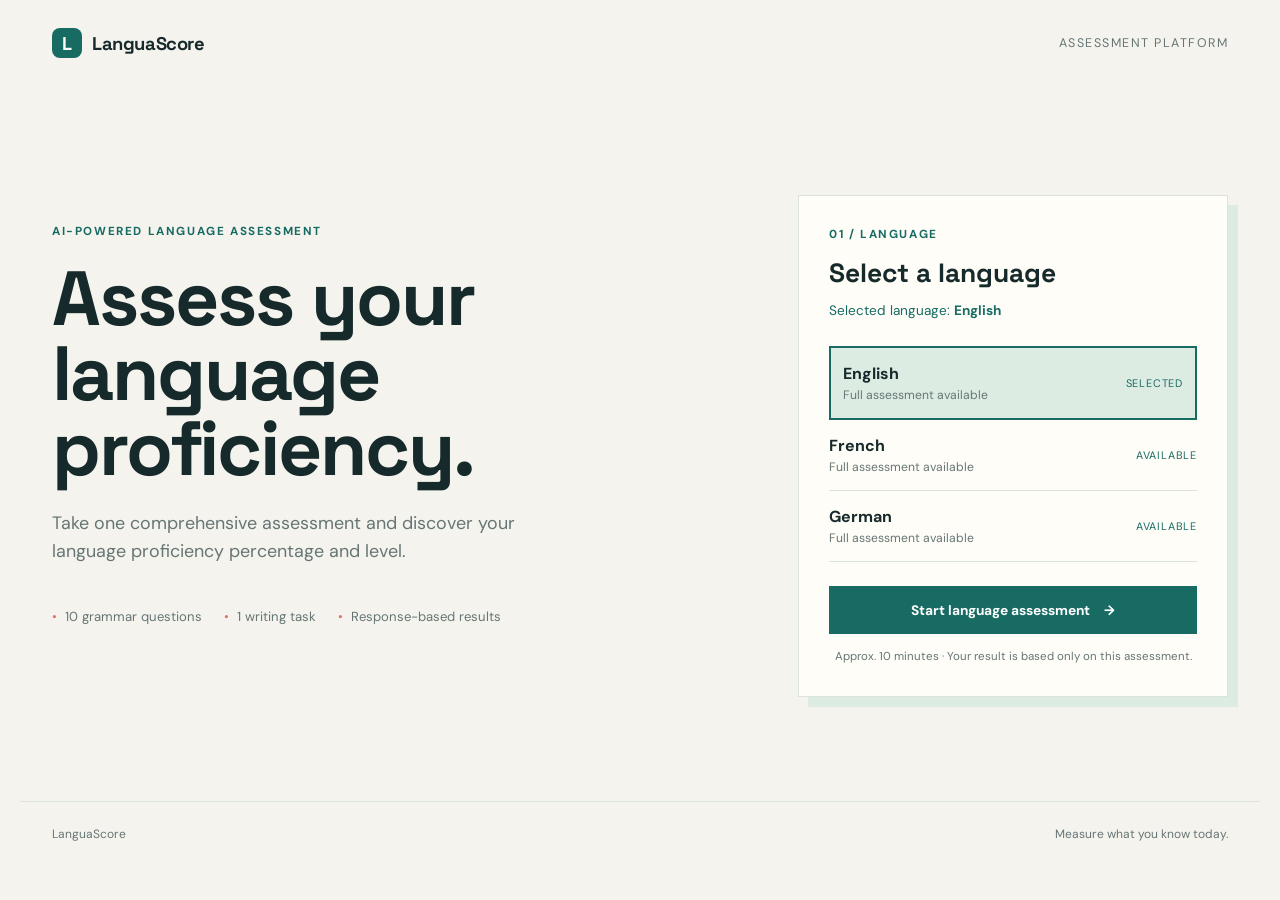
<file: frontend/index.html>
<!doctype html>
<html lang="en">
<head>
  <meta charset="utf-8">
  <meta name="viewport" content="width=device-width, initial-scale=1">
  <title>LanguaScore | Language Assessment</title>
  <link rel="stylesheet" href="styles.css">
</head>
<body>
  <header class="site-header"><a class="brand" href="index.html"><span class="brand-mark">L</span><span>LanguaScore</span></a><span class="header-note">Assessment platform</span></header>
  <main class="home-shell">
    <section class="intro-panel">
      <span class="eyebrow">AI-powered language assessment</span>
      <h1>Assess your language proficiency.</h1>
      <p class="lead">Take one comprehensive assessment and discover your language proficiency percentage and level.</p>
      <div class="trust-row"><span>10 grammar questions</span><span>1 writing task</span><span>Response-based results</span></div>
    </section>
    <section class="selection-panel" aria-labelledby="language-heading">
      <div class="section-kicker">01 / Language</div>
      <h2 id="language-heading">Select a language</h2>
      <p class="selected-language" aria-live="polite">Selected language: <strong id="selected-language-name">English</strong></p>
      <div class="language-list">
        <button class="language-option selected" data-language="English" aria-pressed="true"><span><strong>English</strong><small>Full assessment available</small></span><span class="status available">Selected</span></button>
        <button class="language-option" data-language="French" aria-pressed="false"><span><strong>French</strong><small>Full assessment available</small></span><span class="status available">Available</span></button>
        <button class="language-option" data-language="German" aria-pressed="false"><span><strong>German</strong><small>Full assessment available</small></span><span class="status available">Available</span></button>
      </div>
      <a class="button primary-button" id="start-assessment" href="assessment.html">Start language assessment <span aria-hidden="true">&#8594;</span></a>
      <p class="fine-print">Approx. 10 minutes · Your result is based only on this assessment.</p>
    </section>
  </main>
  <footer class="site-footer"><span>LanguaScore</span><span>Measure what you know today.</span></footer>
  <script>
    const languageOptions = document.querySelectorAll('.language-option:not([disabled])');
    const startAssessment = document.querySelector('#start-assessment');
    const selectedLanguageName = document.querySelector('#selected-language-name');
    const savedLanguage = sessionStorage.getItem('languaScoreLanguage') || 'English';
    languageOptions.forEach((option) => {
      option.classList.toggle('selected', option.dataset.language === savedLanguage);
      option.setAttribute('aria-pressed', option.dataset.language === savedLanguage);
      option.querySelector('.status').textContent = option.dataset.language === savedLanguage ? 'Selected' : 'Available';
      if (option.dataset.language === savedLanguage) selectedLanguageName.textContent = savedLanguage;
      option.addEventListener('click', () => {
        sessionStorage.setItem('languaScoreLanguage', option.dataset.language);
        selectedLanguageName.textContent = option.dataset.language;
        languageOptions.forEach((item) => {
          const isSelected = item === option;
          item.classList.toggle('selected', isSelected);
          item.setAttribute('aria-pressed', isSelected);
          item.querySelector('.status').textContent = isSelected ? 'Selected' : 'Available';
        });
      });
    });
    startAssessment.addEventListener('click', () => {
      sessionStorage.setItem('languaScoreLanguage', document.querySelector('.language-option.selected').dataset.language);
    });
  </script>
</body>
</html>
</file>
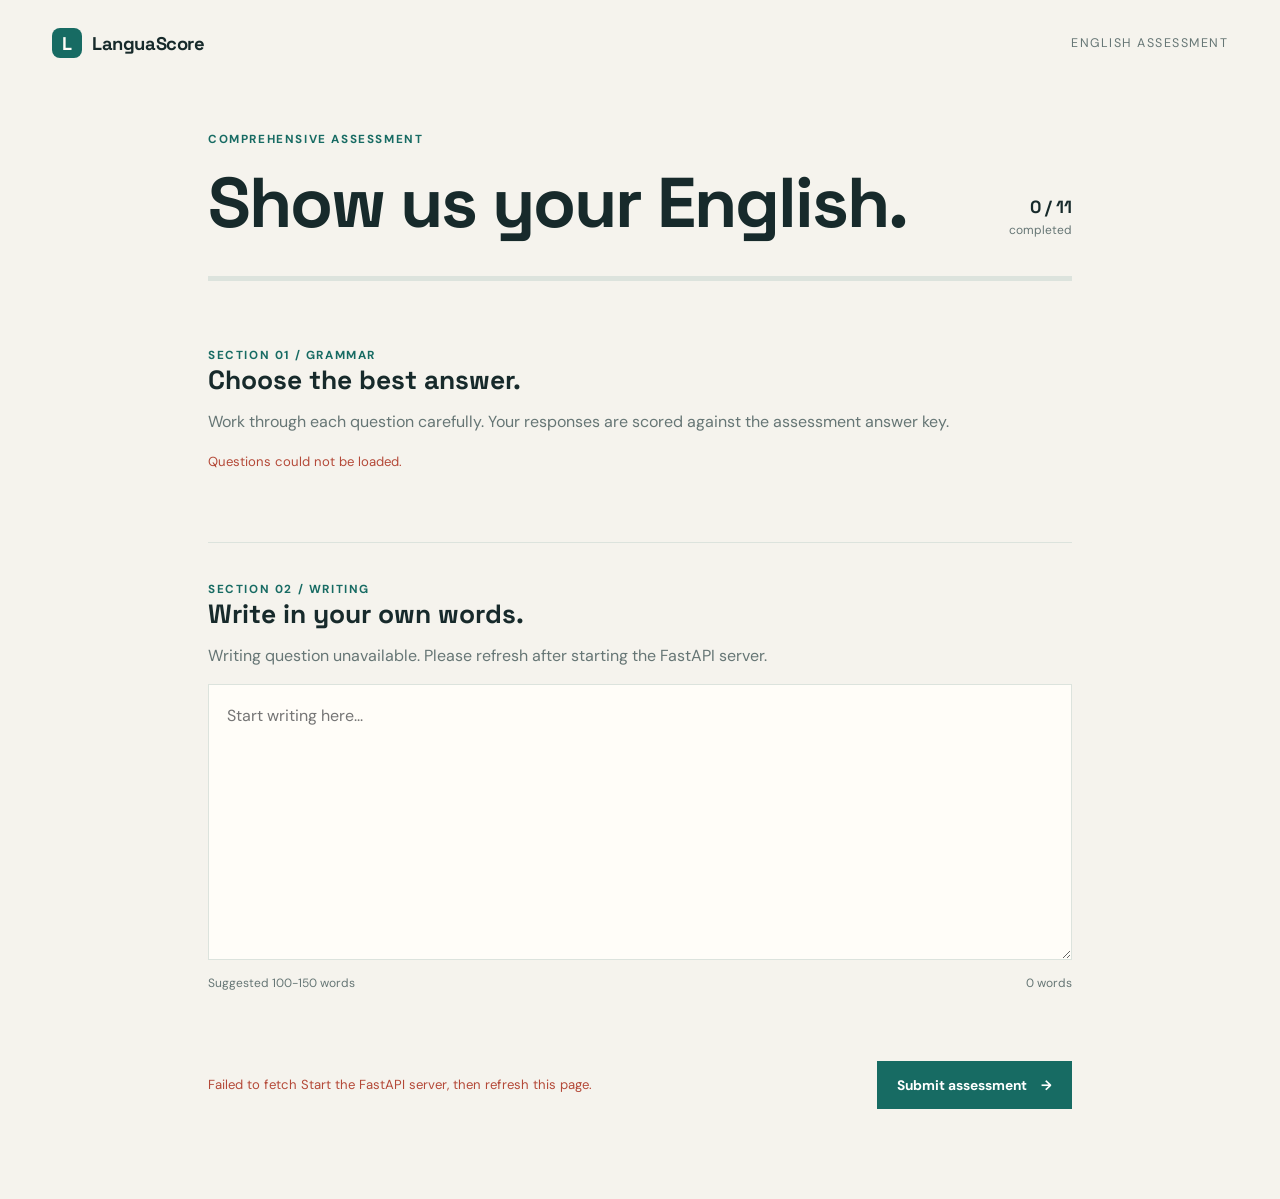
<file: frontend/assessment.html>
<!doctype html>
<html lang="en">
<head>
  <meta charset="utf-8">
  <meta name="viewport" content="width=device-width, initial-scale=1">
  <title>Assessment | LanguaScore</title>
  <link rel="stylesheet" href="styles.css">
</head>
<body>
  <header class="site-header"><a class="brand" href="index.html"><span class="brand-mark">L</span><span>LanguaScore</span></a><span class="header-note" id="assessment-language">English assessment</span></header>
  <main class="assessment-shell">
    <div class="assessment-top"><div><span class="eyebrow">Comprehensive assessment</span><h1 id="assessment-title">Show us your English.</h1></div><div class="progress-copy"><strong id="progress-count">0 / 11</strong><span>completed</span></div></div>
    <div class="progress-track"><span id="progress-bar"></span></div>
    <form id="assessment-form">
      <section class="assessment-section"><div class="section-kicker">Section 01 / Grammar</div><h2>Choose the best answer.</h2><p class="section-description">Work through each question carefully. Your responses are scored against the assessment answer key.</p><div id="questions-container"></div></section>
      <section class="assessment-section writing-section"><div class="section-kicker">Section 02 / Writing</div><h2>Write in your own words.</h2><p class="prompt" id="writing-prompt">Loading your writing question...</p><textarea id="writing-response" name="writing_response" rows="9" placeholder="Start writing here..." required></textarea><div class="writing-meta"><span>Suggested 100-150 words</span><span id="word-count">0 words</span></div></section>
      <div class="submit-row"><p id="form-error" class="form-error" role="alert"></p><button class="button primary-button" type="submit" id="submit-button">Submit assessment <span aria-hidden="true">&#8594;</span></button></div>
    </form>
  </main>
  <script src="assessment.js?v=5"></script>
</body>
</html>
</file>
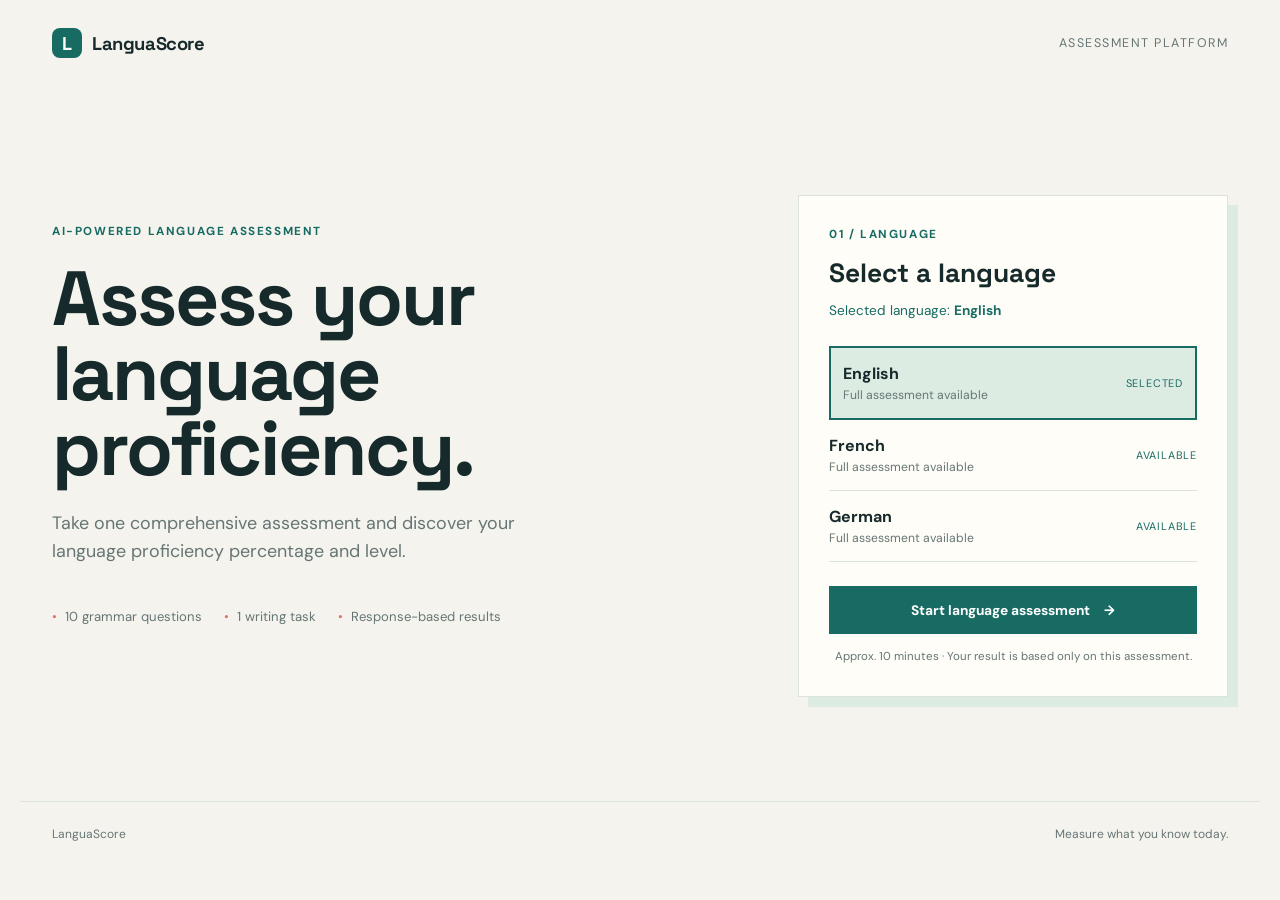
<file: frontend/result.html>
<!doctype html>
<html lang="en">
<head>
  <meta charset="utf-8">
  <meta name="viewport" content="width=device-width, initial-scale=1">
  <title>Your Result | LanguaScore</title>
  <link rel="stylesheet" href="styles.css">
</head>
<body>
  <header class="site-header"><a class="brand" href="index.html"><span class="brand-mark">L</span><span>LanguaScore</span></a><span class="header-note">Assessment report</span></header>
  <main class="result-shell" id="result-content">
    <div class="result-heading"><span class="eyebrow">Your language assessment result</span><h1>A clear picture of your English today.</h1><p>These results reflect only the answers and writing you submitted in this assessment.</p></div>
    <section class="overall-result"><div><span class="section-kicker">Overall language proficiency</span><div class="overall-score" id="overall-score">--<small>%</small></div><div class="level" id="level">Calculating level</div></div><div class="score-ring" id="score-ring"><span>overall</span></div></section>
    <section class="score-grid"><article class="score-card"><span class="card-label">Grammar score</span><strong id="grammar-score">--%</strong><p id="grammar-copy">Based on your grammar responses.</p></article><article class="score-card"><span class="card-label">Writing score</span><strong id="writing-score">--%</strong><p id="writing-copy">Based on your written response.</p></article></section>
    <section class="insight-grid"><article class="insight-panel"><span class="section-kicker">What you did well</span><ul id="strengths"></ul></article><article class="insight-panel"><span class="section-kicker">Areas to improve</span><ul id="areas"></ul></article></section>
    <section class="recommendation-panel"><div><span class="section-kicker">Personalized recommendations</span><h2>Your next best areas of practice.</h2></div><ul id="recommendations"></ul></section>
    <p class="model-note" id="model-status"></p><a class="button secondary-button" href="index.html">Take another assessment</a>
  </main>
  <script src="result.js"></script>
</body>
</html>
</file>
<file: frontend/styles.css>
@import url('https://fonts.googleapis.com/css2?family=DM+Sans:wght@400;500;600;700&family=Space+Grotesk:wght@500;600;700&display=swap');

:root { --ink: #172a2b; --muted: #667675; --paper: #f5f3ed; --white: #fffdf8; --line: #dce3dd; --teal: #176b63; --mint: #dcece3; --coral: #df735f; }
* { box-sizing: border-box; }
body { margin: 0; color: var(--ink); background: var(--paper); font-family: 'DM Sans', 'Trebuchet MS', sans-serif; }
h1, h2, p { margin-top: 0; } h1, h2, .brand { font-family: 'Space Grotesk', sans-serif; }
h1 { font-size: clamp(2.6rem, 6vw, 5.2rem); line-height: .98; letter-spacing: -2px; max-width: 730px; margin-bottom: 22px; }
h2 { font-size: 1.65rem; margin-bottom: 12px; } p { line-height: 1.6; }
a { color: inherit; text-decoration: none; }
.site-header { max-width: 1240px; margin: auto; padding: 28px 32px; display: flex; justify-content: space-between; align-items: center; }
.brand { display: flex; align-items: center; gap: 10px; font-size: 1.15rem; font-weight: 700; letter-spacing: -.4px; }.brand-mark { display: grid; place-items: center; width: 30px; height: 30px; border-radius: 8px; color: var(--white); background: var(--teal); font-family: 'Space Grotesk'; }.header-note { color: var(--muted); font-size: .78rem; text-transform: uppercase; letter-spacing: 1.5px; }
.home-shell { max-width: 1240px; margin: 5vh auto 0; padding: 0 32px; display: grid; grid-template-columns: 1fr 430px; gap: 11vw; align-items: center; min-height: 70vh; }.intro-panel { padding-bottom: 44px; }.lead { max-width: 510px; color: var(--muted); font-size: 1.12rem; }.eyebrow, .section-kicker { display: block; color: var(--teal); font-size: .73rem; font-weight: 700; letter-spacing: 1.6px; text-transform: uppercase; }.eyebrow { margin-bottom: 22px; }.trust-row { display: flex; flex-wrap: wrap; gap: 10px 22px; margin-top: 42px; color: var(--muted); font-size: .82rem; }.trust-row span::before { content: '•'; color: var(--coral); margin-right: 8px; }
.selection-panel { background: var(--white); border: 1px solid var(--line); padding: 30px; box-shadow: 10px 10px 0 var(--mint); }.selection-panel h2 { margin-top: 14px; }.selected-language { margin: -2px 0 18px; color: var(--teal); font-size: .85rem; }.language-list { margin: 24px 0; }.language-option { width: 100%; display: flex; justify-content: space-between; align-items: center; padding: 15px 0; border: 0; border-bottom: 1px solid var(--line); background: transparent; text-align: left; color: var(--ink); font: inherit; cursor: pointer; }.language-option.selected { padding: 15px 12px; border: 2px solid var(--teal); background: var(--mint); }.language-option strong, .language-option small { display: block; }.language-option small { color: var(--muted); font-size: .76rem; margin-top: 3px; }.language-option.disabled { color: #a2acab; }.status { color: #98a19f; font-size: .68rem; text-transform: uppercase; letter-spacing: .8px; }.status.available { color: var(--teal); }.button { display: inline-flex; justify-content: center; align-items: center; gap: 14px; border: 0; padding: 15px 20px; font: 700 .86rem 'DM Sans'; cursor: pointer; }.primary-button { background: var(--teal); color: white; width: 100%; }.primary-button:hover { background: #0e554f; }.fine-print { color: var(--muted); font-size: .72rem; margin: 14px 0 0; text-align: center; }.site-footer { max-width: 1240px; margin: 40px auto 0; padding: 24px 32px; display: flex; justify-content: space-between; color: var(--muted); font-size: .75rem; border-top: 1px solid var(--line); }
.assessment-shell, .result-shell { max-width: 920px; margin: 45px auto 90px; padding: 0 28px; }.assessment-top { display: flex; justify-content: space-between; align-items: end; }.assessment-top h1 { font-size: clamp(2.3rem, 6vw, 4.4rem); margin-bottom: 0; }.progress-copy { text-align: right; color: var(--muted); }.progress-copy strong, .progress-copy span { display: block; }.progress-copy strong { color: var(--ink); font-family: 'Space Grotesk'; font-size: 1.1rem; }.progress-copy span { font-size: .75rem; margin-top: 4px; }.progress-track { height: 5px; background: var(--line); margin: 38px 0 66px; }.progress-track span { display: block; height: 100%; width: 0; background: var(--coral); transition: width .2s ease; }.assessment-section { margin-bottom: 70px; }.section-description, .prompt { color: var(--muted); }.question-card { padding: 24px 0; border-top: 1px solid var(--line); }.question-number { color: var(--coral); font-size: .75rem; font-weight: 700; }.question-prompt { font-size: 1.05rem; font-weight: 600; margin: 8px 0 16px; }.options { display: grid; grid-template-columns: 1fr 1fr; gap: 10px; }.option-label { display: flex; gap: 10px; align-items: flex-start; padding: 13px 14px; border: 1px solid var(--line); background: var(--white); cursor: pointer; font-size: .9rem; }.option-label:has(input:checked) { border-color: var(--teal); background: var(--mint); }.option-label input { accent-color: var(--teal); margin-top: 3px; }.writing-section { border-top: 1px solid var(--line); padding-top: 38px; }.writing-section textarea { width: 100%; border: 1px solid var(--line); background: var(--white); padding: 18px; color: var(--ink); font: 1rem/1.65 'DM Sans'; resize: vertical; }.writing-section textarea:focus { outline: 2px solid var(--teal); outline-offset: 2px; }.writing-meta { display: flex; justify-content: space-between; color: var(--muted); font-size: .75rem; margin-top: 10px; }.submit-row { display: flex; align-items: center; gap: 18px; }.submit-row .primary-button { width: auto; margin-left: auto; }.form-error { color: #b44938; font-size: .82rem; margin: 0; }
.result-heading { margin-bottom: 46px; }.result-heading h1 { font-size: clamp(2.5rem, 6vw, 4.5rem); max-width: 700px; }.result-heading p { color: var(--muted); }.overall-result { display: flex; justify-content: space-between; align-items: center; padding: 38px; color: var(--white); background: var(--teal); }.overall-result .section-kicker { color: #a9dbcc; }.overall-score { font: 700 clamp(4rem, 11vw, 7rem)/.9 'Space Grotesk'; margin: 20px 0 15px; letter-spacing: -4px; }.overall-score small { font-size: .36em; letter-spacing: 0; }.level { font-size: 1.1rem; }.score-ring { display: grid; place-items: center; width: 135px; height: 135px; border: 10px solid #9ed5c4; border-left-color: var(--coral); border-radius: 50%; font-size: .75rem; text-transform: uppercase; letter-spacing: 1px; color: #d5ede3; }.score-grid, .insight-grid { display: grid; grid-template-columns: 1fr 1fr; gap: 18px; margin-top: 18px; }.score-card, .insight-panel { background: var(--white); border: 1px solid var(--line); padding: 27px; }.card-label { color: var(--muted); font-size: .8rem; text-transform: uppercase; letter-spacing: 1px; }.score-card strong { display: block; margin: 18px 0 8px; font: 600 3rem 'Space Grotesk'; }.score-card p { color: var(--muted); font-size: .85rem; margin: 0; }.insight-panel ul, .recommendation-panel ul { padding: 0; margin: 22px 0 0; list-style: none; }.insight-panel li, .recommendation-panel li { padding: 11px 0 11px 24px; border-top: 1px solid var(--line); font-size: .9rem; position: relative; }.insight-panel li::before { content: '✓'; color: var(--teal); position: absolute; left: 0; font-weight: 700; }.recommendation-panel { display: grid; grid-template-columns: .8fr 1.2fr; gap: 38px; margin-top: 50px; padding: 32px; background: #e9ded0; }.recommendation-panel h2 { margin-top: 13px; }.recommendation-panel li::before { content: '→'; color: var(--coral); position: absolute; left: 0; font-weight: 700; }.model-note { color: var(--muted); font-size: .72rem; margin-top: 28px; }.secondary-button { border: 1px solid var(--teal); color: var(--teal); margin-top: 8px; }
@media (max-width: 780px) { .site-header { padding: 20px; }.header-note { display: none; }.home-shell { display: block; margin-top: 45px; padding: 0 20px; }.intro-panel { padding-bottom: 45px; }.selection-panel { padding: 24px; }.site-footer { margin: 50px 20px 0; padding: 20px 0; }.assessment-shell, .result-shell { margin-top: 30px; padding: 0 20px; }.assessment-top { align-items: start; gap: 20px; }.assessment-top h1 { font-size: 2.65rem; }.progress-copy { min-width: 65px; }.options { grid-template-columns: 1fr; }.submit-row { align-items: stretch; flex-direction: column-reverse; }.submit-row .primary-button { width: 100%; margin: 0; }.overall-result { padding: 25px; }.score-ring { width: 94px; height: 94px; border-width: 7px; font-size: .6rem; }.overall-score { font-size: 4.5rem; }.score-grid, .insight-grid, .recommendation-panel { grid-template-columns: 1fr; }.recommendation-panel { gap: 0; margin-top: 35px; }.result-heading { margin-bottom: 32px; } }
</file>
